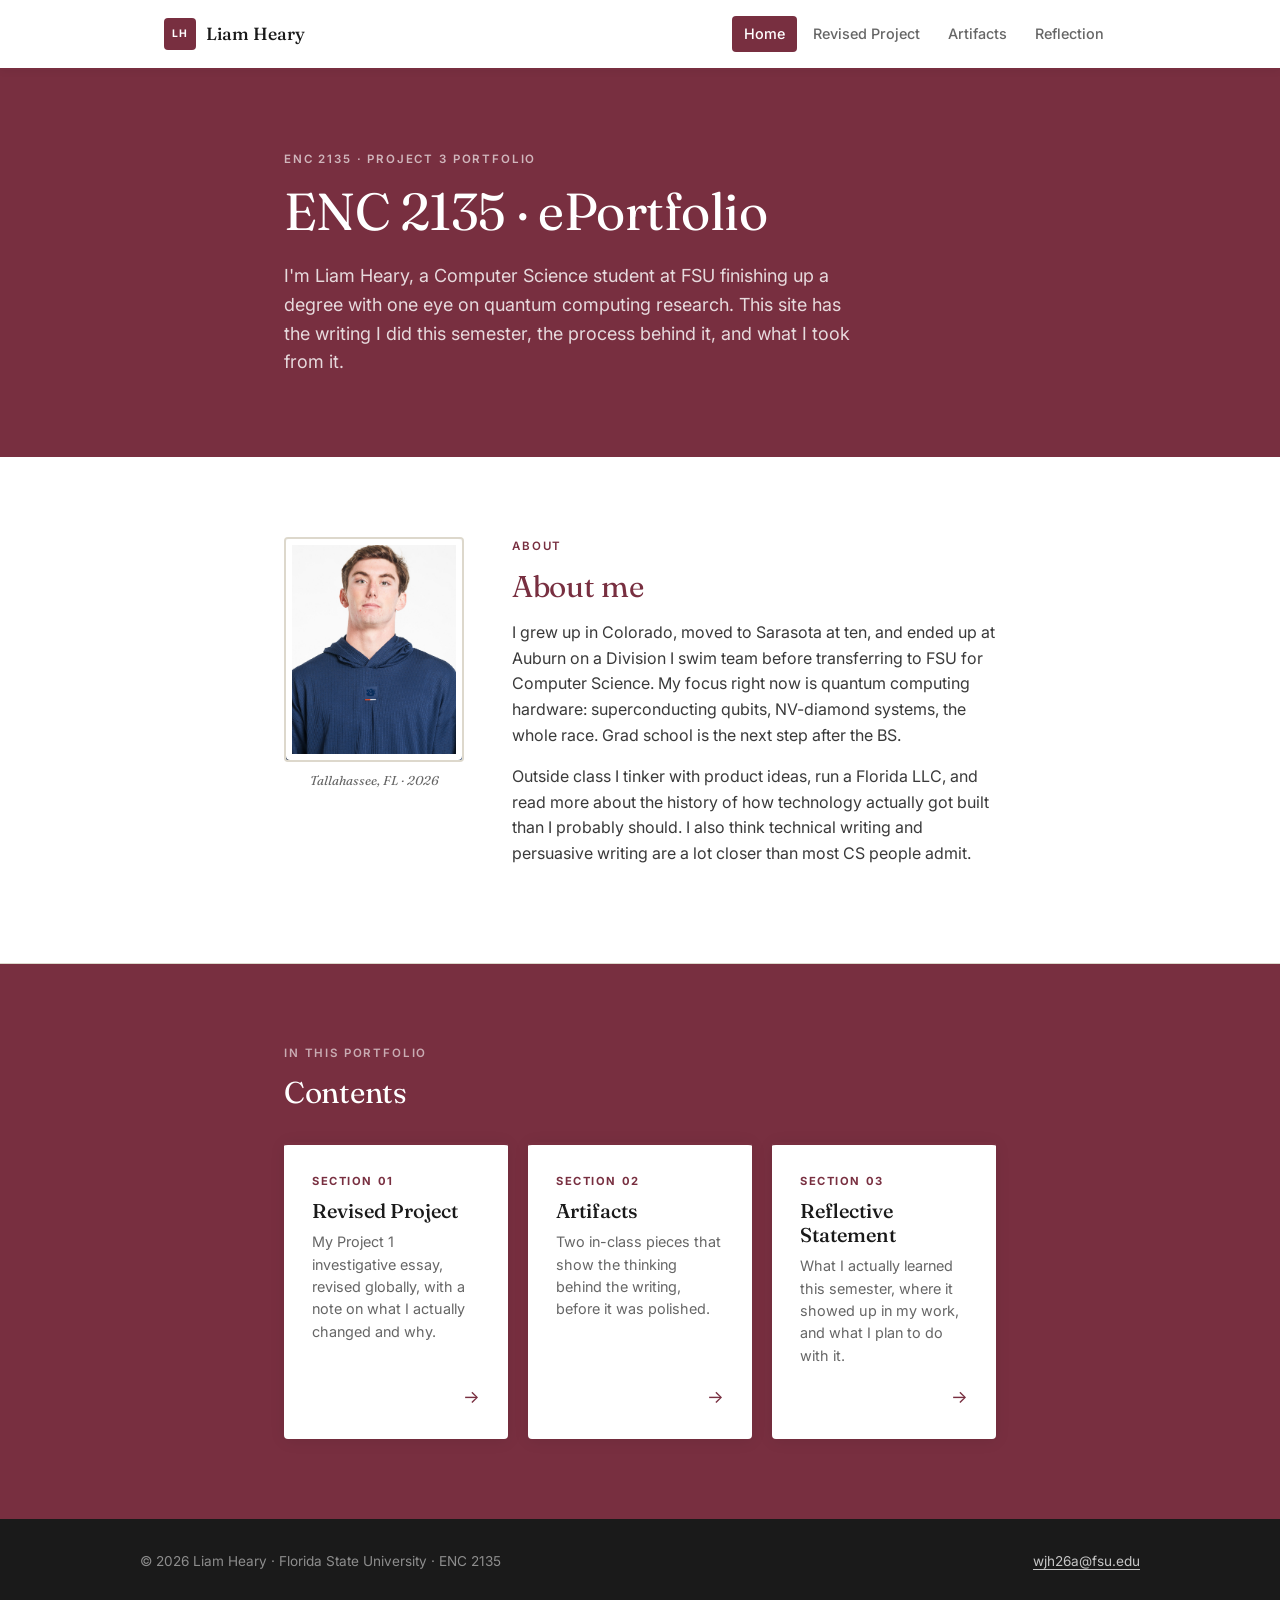
<file: index.html>
<!DOCTYPE html>
<html lang="en">
<head>
  <meta charset="UTF-8" />
  <meta name="viewport" content="width=device-width, initial-scale=1.0" />
  <title>Liam Heary — ENC 2135 Portfolio</title>
  <meta name="description" content="Writing portfolio of Liam Heary, Computer Science student at Florida State University." />
  <link rel="stylesheet" href="styles.css" />
</head>
<body>
  <a class="skip-link" href="#main">Skip to content</a>

  <header class="site-header">
    <div class="wrap-wide header-row">
      <a href="index.html" class="wordmark" aria-label="Liam Heary, home">
        <span class="wordmark-badge">LH</span>
        <span class="wordmark-name">Liam Heary</span>
      </a>
      <nav class="site-nav" aria-label="Primary">
        <a href="index.html" class="is-active" aria-current="page">Home</a>
        <a href="project.html">Revised Project</a>
        <a href="artifacts.html">Artifacts</a>
        <a href="reflection.html">Reflection</a>
      </nav>
    </div>
  </header>

  <main id="main">

    <div class="hero-banner">
      <div class="wrap">
        <p class="eyebrow">ENC 2135 · Project 3 Portfolio</p>
        <h1>ENC 2135 · ePortfolio</h1>
        <p class="hero-lede">
          I'm Liam Heary, a Computer Science student at FSU finishing up a degree
          with one eye on quantum computing research. This site has the writing I
          did this semester, the process behind it, and what I took from it.
        </p>
      </div>
    </div>

    <div class="about-section">
      <div class="wrap">
        <div class="about-grid">
          <figure class="portrait">
            <div class="portrait-frame">
              <img src="photo.jpg" alt="Liam Heary" onerror="this.parentElement.innerHTML='<span class=\'portrait-placeholder\'>Photo coming soon</span>'" />
            </div>
            <figcaption>Tallahassee, FL · 2026</figcaption>
          </figure>
          <div class="about-body">
            <p class="eyebrow">About</p>
            <h2>About me</h2>
            <p>
              I grew up in Colorado, moved to Sarasota at ten, and ended up at
              Auburn on a Division I swim team before transferring to FSU for
              Computer Science. My focus right now is quantum computing hardware:
              superconducting qubits, NV-diamond systems, the whole race. Grad
              school is the next step after the BS.
            </p>
            <p>
              Outside class I tinker with product ideas, run a Florida LLC, and
              read more about the history of how technology actually got built
              than I probably should. I also think technical writing and
              persuasive writing are a lot closer than most CS people admit.
            </p>
          </div>
        </div>
      </div>
    </div>

    <div class="contents-section">
      <div class="wrap">
        <p class="eyebrow">In this portfolio</p>
        <h2>Contents</h2>
        <div class="cards-grid">
          <a href="project.html" class="card">
            <span class="card-num">Section 01</span>
            <span class="card-title">Revised Project</span>
            <p class="card-desc">My Project 1 investigative essay, revised globally, with a note on what I actually changed and why.</p>
            <span class="card-arrow">→</span>
          </a>
          <a href="artifacts.html" class="card">
            <span class="card-num">Section 02</span>
            <span class="card-title">Artifacts</span>
            <p class="card-desc">Two in-class pieces that show the thinking behind the writing, before it was polished.</p>
            <span class="card-arrow">→</span>
          </a>
          <a href="reflection.html" class="card">
            <span class="card-num">Section 03</span>
            <span class="card-title">Reflective Statement</span>
            <p class="card-desc">What I actually learned this semester, where it showed up in my work, and what I plan to do with it.</p>
            <span class="card-arrow">→</span>
          </a>
        </div>
      </div>
    </div>

  </main>

  <footer class="site-footer">
    <div class="footer-row">
      <p>© 2026 Liam Heary · Florida State University · ENC 2135</p>
      <p><a href="mailto:wjh26a@fsu.edu">wjh26a@fsu.edu</a></p>
    </div>
  </footer>
</body>
</html>
</file>
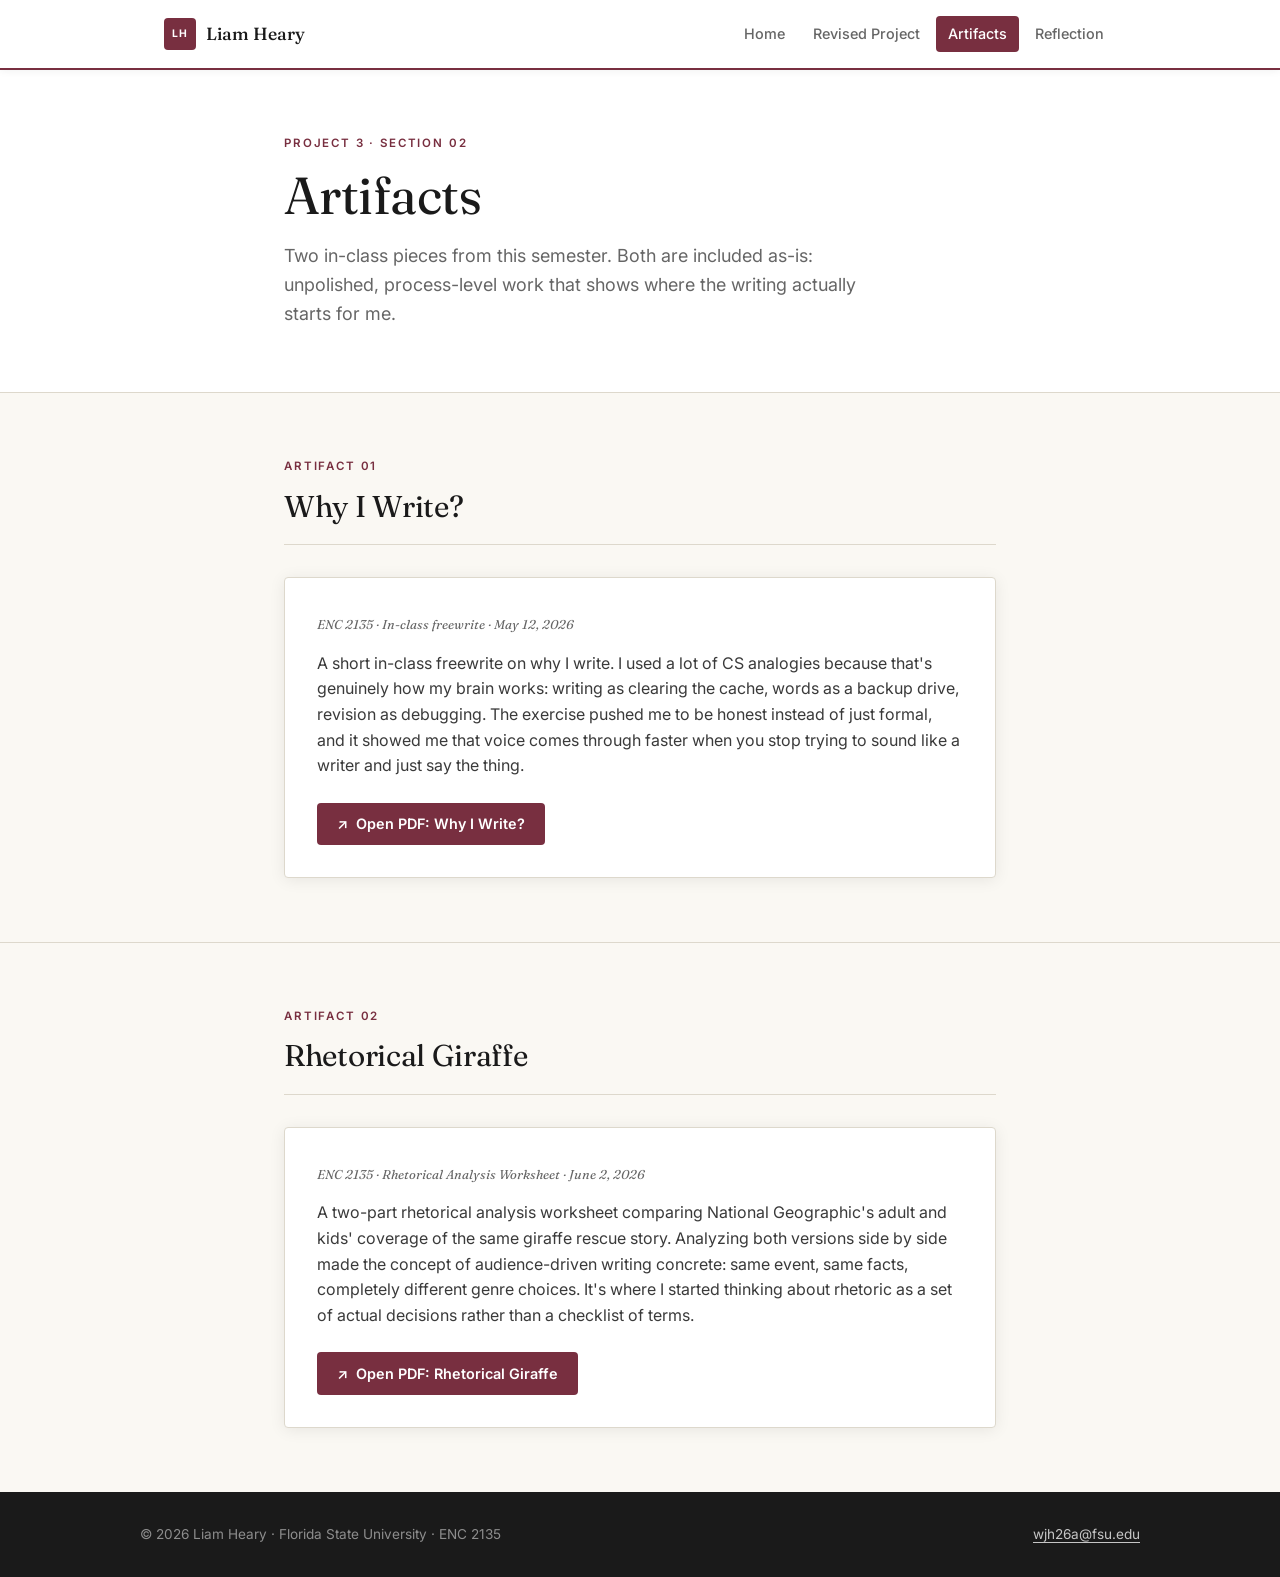
<file: artifacts.html>
<!DOCTYPE html>
<html lang="en">
<head>
  <meta charset="UTF-8" />
  <meta name="viewport" content="width=device-width, initial-scale=1.0" />
  <title>Artifacts — Liam Heary</title>
  <meta name="description" content="Drafts, notes, and in-class work showing how the writing got made." />
  <link rel="stylesheet" href="styles.css" />
</head>
<body>
  <a class="skip-link" href="#main">Skip to content</a>

  <header class="site-header">
    <div class="wrap-wide header-row">
      <a href="index.html" class="wordmark" aria-label="Liam Heary, home">
        <span class="wordmark-badge">LH</span>
        <span class="wordmark-name">Liam Heary</span>
      </a>
      <nav class="site-nav" aria-label="Primary">
        <a href="index.html">Home</a>
        <a href="project.html">Revised Project</a>
        <a href="artifacts.html" class="is-active" aria-current="page">Artifacts</a>
        <a href="reflection.html">Reflection</a>
      </nav>
    </div>
  </header>

  <main id="main">

    <div class="hero-inner">
      <div class="wrap">
        <p class="eyebrow">Project 3 · Section 02</p>
        <h1>Artifacts</h1>
        <p class="hero-lede">
          Two in-class pieces from this semester. Both are included as-is:
          unpolished, process-level work that shows where the writing actually
          starts for me.
        </p>
      </div>
    </div>

    <div class="page-section">
      <div class="wrap">
        <div class="section-header">
          <div>
            <p class="eyebrow">Artifact 01</p>
            <h2>Why I Write?</h2>
          </div>
        </div>
        <div class="artifact-card">
          <p class="artifact-meta">ENC 2135 · In-class freewrite · May 12, 2026</p>
          <div class="artifact-body">
            <p>A short in-class freewrite on why I write. I used a lot of CS analogies because that's genuinely how my brain works: writing as clearing the cache, words as a backup drive, revision as debugging. The exercise pushed me to be honest instead of just formal, and it showed me that voice comes through faster when you stop trying to sound like a writer and just say the thing.</p>
          </div>
          <a
            class="btn-pdf"
            href="docs/why-i-write.pdf"
            target="_blank"
            rel="noopener"
            aria-label="Open Why I Write PDF in a new tab"
          >Open PDF: Why I Write?</a>
        </div>
      </div>
    </div>

    <div class="page-section">
      <div class="wrap">
        <div class="section-header">
          <div>
            <p class="eyebrow">Artifact 02</p>
            <h2>Rhetorical Giraffe</h2>
          </div>
        </div>
        <div class="artifact-card">
          <p class="artifact-meta">ENC 2135 · Rhetorical Analysis Worksheet · June 2, 2026</p>
          <div class="artifact-body">
            <p>A two-part rhetorical analysis worksheet comparing National Geographic's adult and kids' coverage of the same giraffe rescue story. Analyzing both versions side by side made the concept of audience-driven writing concrete: same event, same facts, completely different genre choices. It's where I started thinking about rhetoric as a set of actual decisions rather than a checklist of terms.</p>
          </div>
          <a
            class="btn-pdf"
            href="docs/rhetorical-giraffe.pdf"
            target="_blank"
            rel="noopener"
            aria-label="Open Rhetorical Giraffe PDF in a new tab"
          >Open PDF: Rhetorical Giraffe</a>
        </div>
      </div>
    </div>

  </main>

  <footer class="site-footer">
    <div class="footer-row">
      <p>© 2026 Liam Heary · Florida State University · ENC 2135</p>
      <p><a href="mailto:wjh26a@fsu.edu">wjh26a@fsu.edu</a></p>
    </div>
  </footer>
</body>
</html>
</file>
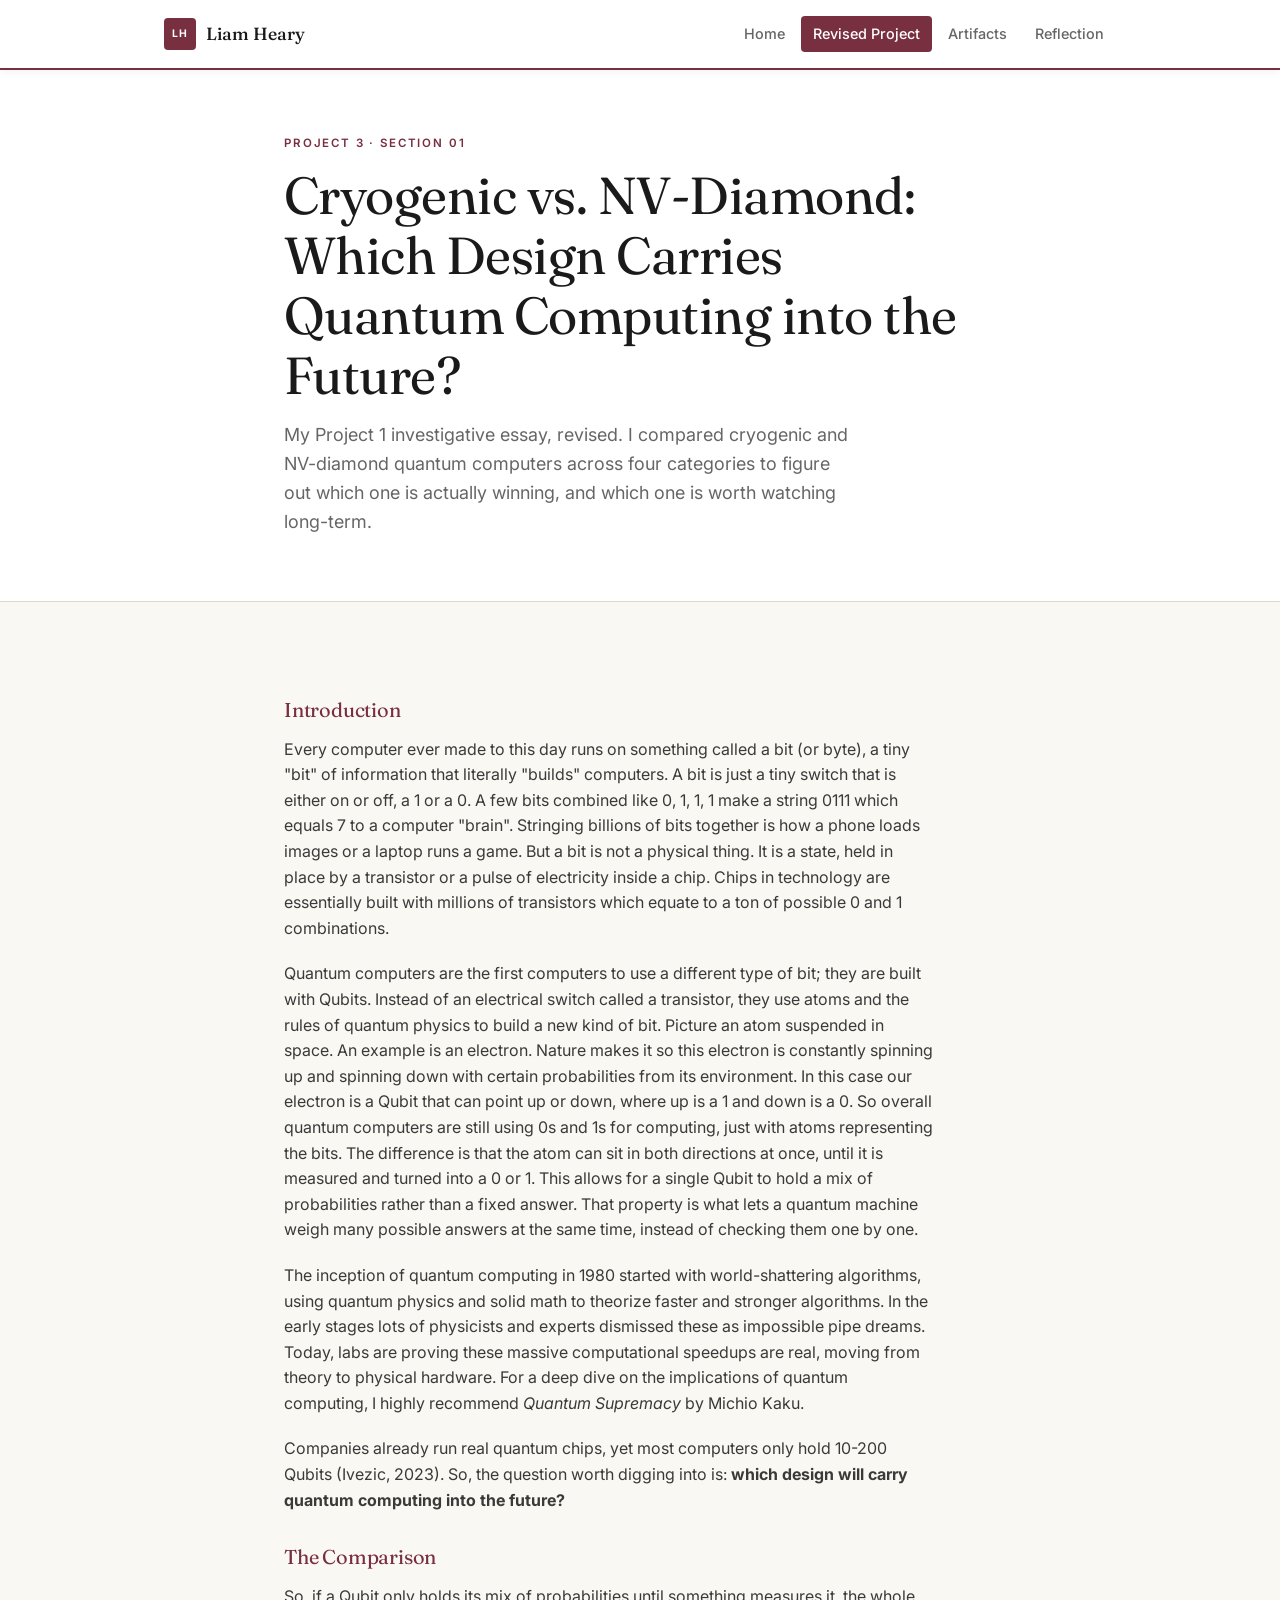
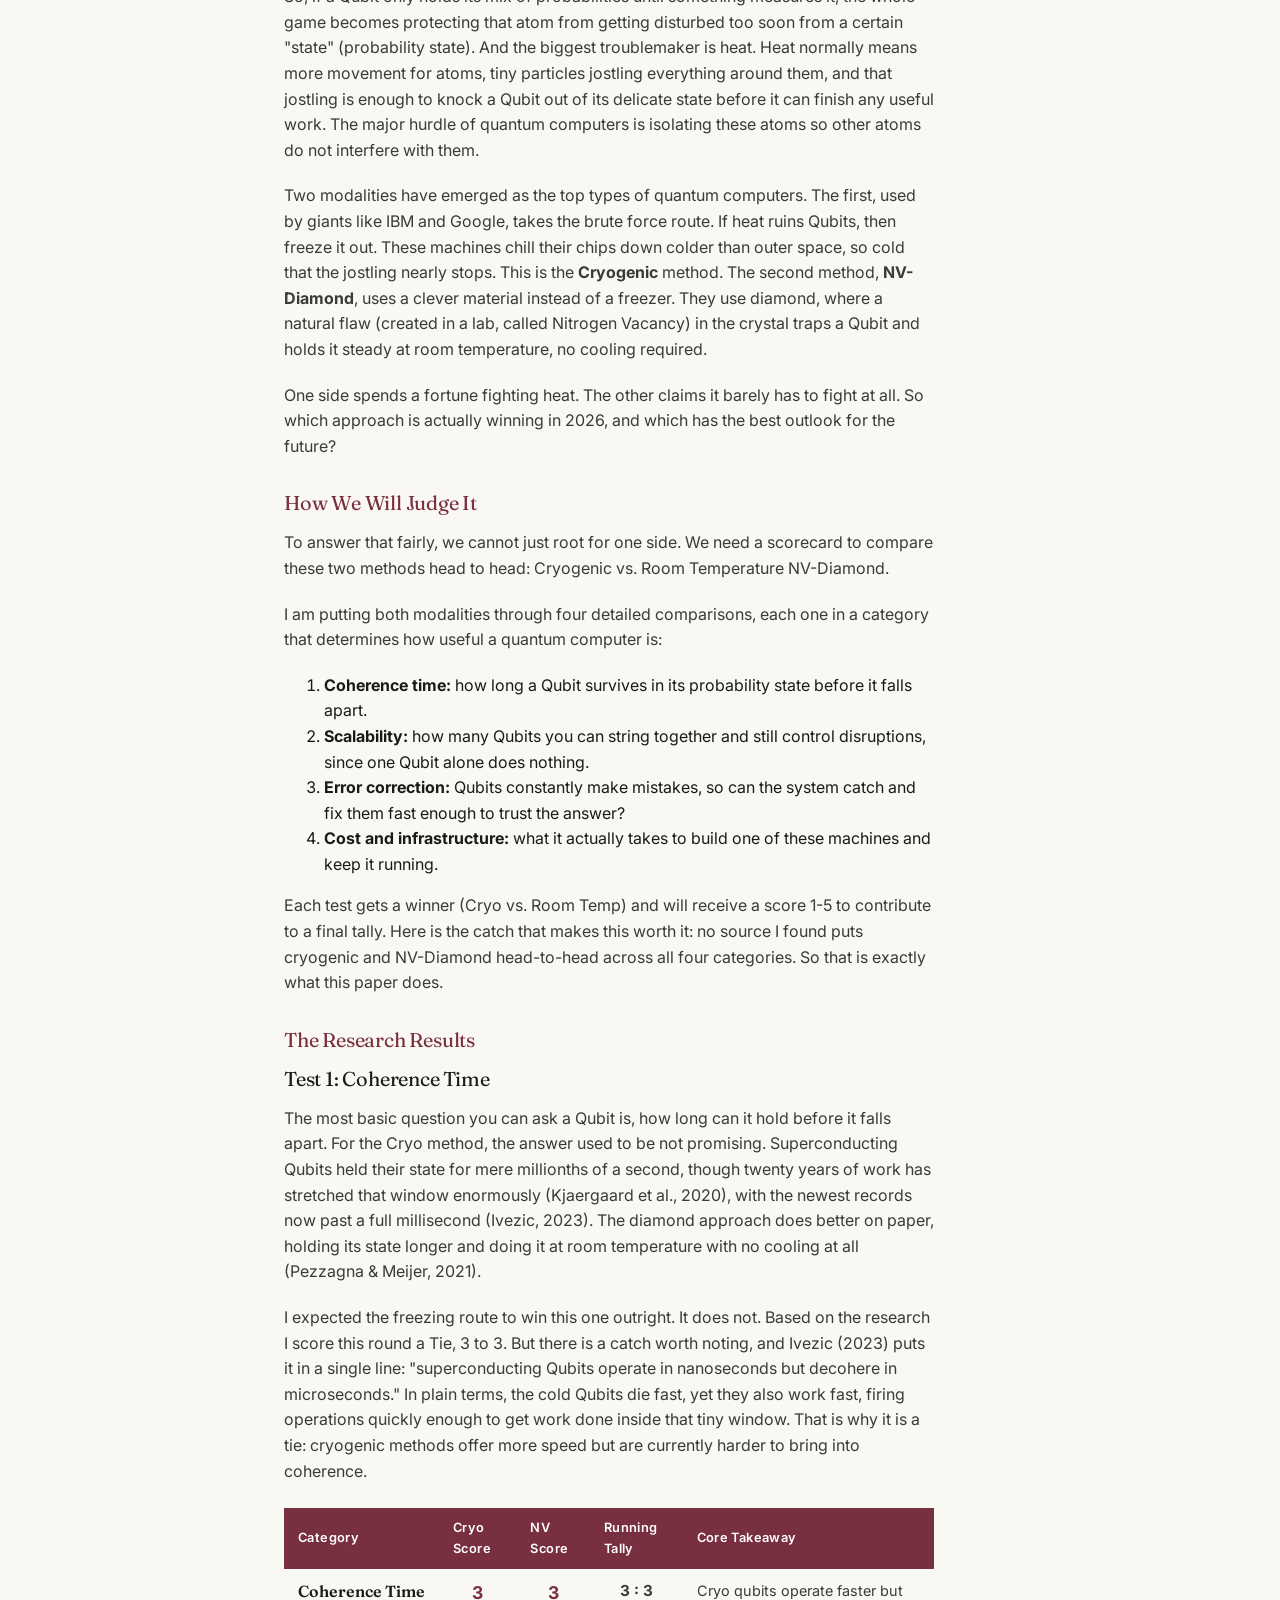
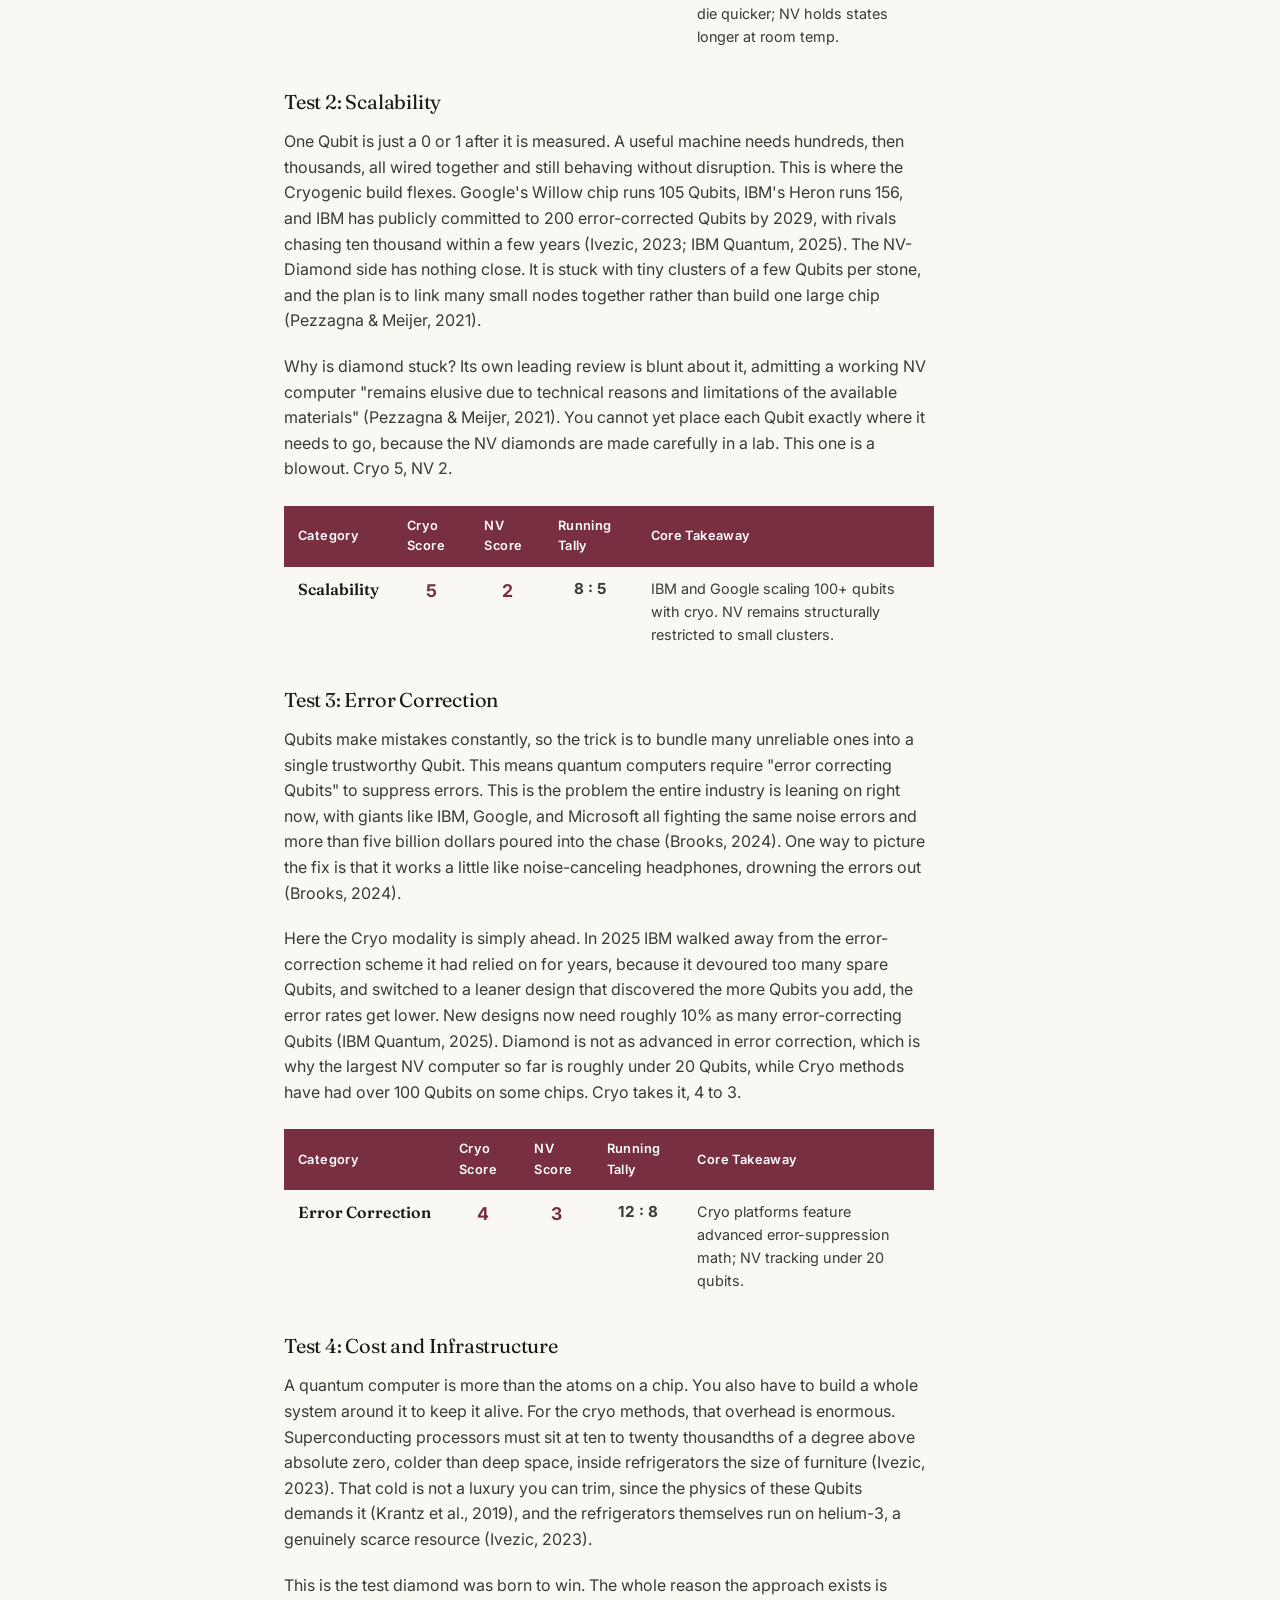
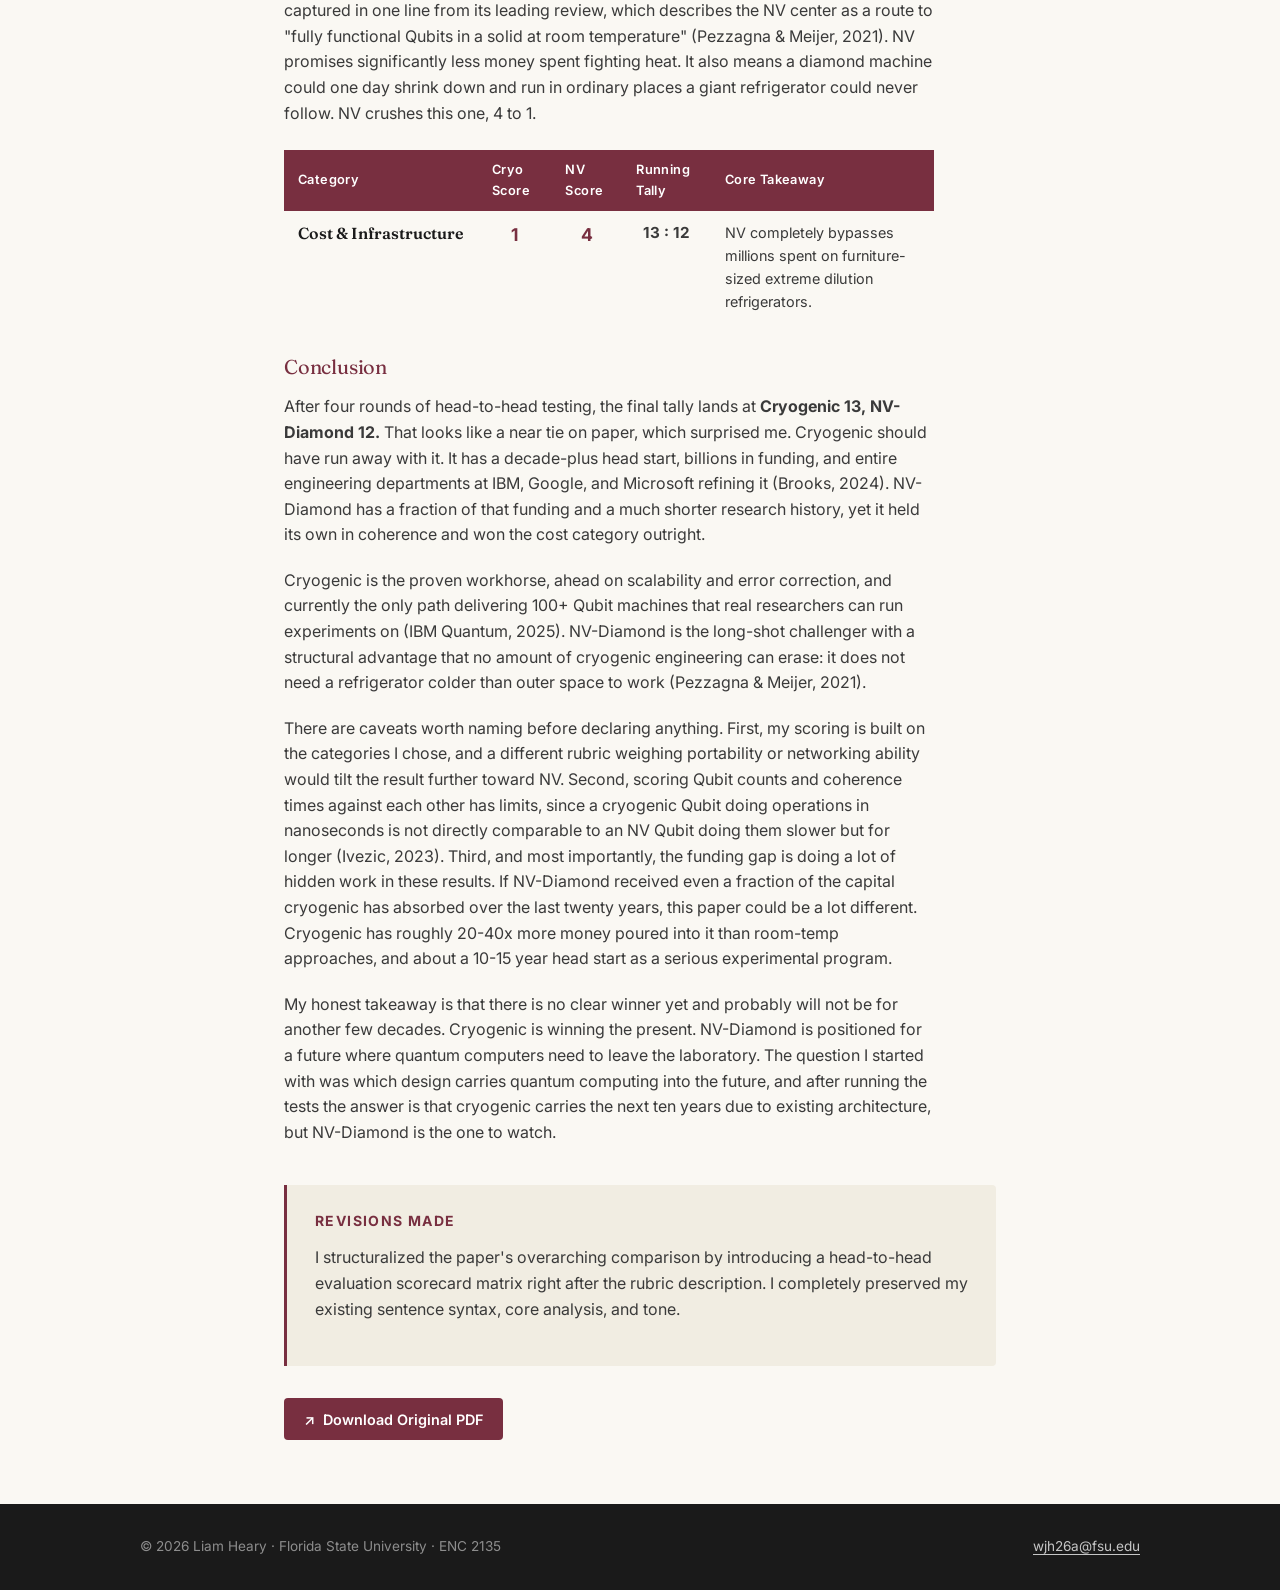
<file: project.html>
<!DOCTYPE html>
<html lang="en">
<head>
  <meta charset="UTF-8" />
  <meta name="viewport" content="width=device-width, initial-scale=1.0" />
  <title>Revised Project — Liam Heary</title>
  <meta name="description" content="Investigative Essay: Cryogenic vs. NV-Diamond quantum computing." />
  <link rel="stylesheet" href="styles.css" />
</head>
<body>
  <a class="skip-link" href="#main">Skip to content</a>

  <header class="site-header">
    <div class="wrap-wide header-row">
      <a href="index.html" class="wordmark" aria-label="Liam Heary, home">
        <span class="wordmark-badge">LH</span>
        <span class="wordmark-name">Liam Heary</span>
      </a>
      <nav class="site-nav" aria-label="Primary">
        <a href="index.html">Home</a>
        <a href="project.html" class="is-active" aria-current="page">Revised Project</a>
        <a href="artifacts.html">Artifacts</a>
        <a href="reflection.html">Reflection</a>
      </nav>
    </div>
  </header>

  <main id="main">

    <div class="hero-inner">
      <div class="wrap">
        <p class="eyebrow">Project 3 · Section 01</p>
        <h1>Cryogenic vs. NV-Diamond: Which Design Carries Quantum Computing into the Future?</h1>
        <p class="hero-lede">
          My Project 1 investigative essay, revised. I compared cryogenic and
          NV-diamond quantum computers across four categories to figure out which
          one is actually winning, and which one is worth watching long-term.
        </p>
      </div>
    </div>

    <div class="page-section">
      <div class="wrap">
        <div class="prose">

          <h2>Introduction</h2>

          <p>Every computer ever made to this day runs on something called a bit (or byte), a tiny "bit" of information that literally "builds" computers. A bit is just a tiny switch that is either on or off, a 1 or a 0. A few bits combined like 0, 1, 1, 1 make a string 0111 which equals 7 to a computer "brain". Stringing billions of bits together is how a phone loads images or a laptop runs a game. But a bit is not a physical thing. It is a state, held in place by a transistor or a pulse of electricity inside a chip. Chips in technology are essentially built with millions of transistors which equate to a ton of possible 0 and 1 combinations.</p>

          <p>Quantum computers are the first computers to use a different type of bit; they are built with Qubits. Instead of an electrical switch called a transistor, they use atoms and the rules of quantum physics to build a new kind of bit. Picture an atom suspended in space. An example is an electron. Nature makes it so this electron is constantly spinning up and spinning down with certain probabilities from its environment. In this case our electron is a Qubit that can point up or down, where up is a 1 and down is a 0. So overall quantum computers are still using 0s and 1s for computing, just with atoms representing the bits. The difference is that the atom can sit in both directions at once, until it is measured and turned into a 0 or 1. This allows for a single Qubit to hold a mix of probabilities rather than a fixed answer. That property is what lets a quantum machine weigh many possible answers at the same time, instead of checking them one by one.</p>

          <p>The inception of quantum computing in 1980 started with world-shattering algorithms, using quantum physics and solid math to theorize faster and stronger algorithms. In the early stages lots of physicists and experts dismissed these as impossible pipe dreams. Today, labs are proving these massive computational speedups are real, moving from theory to physical hardware. For a deep dive on the implications of quantum computing, I highly recommend <em>Quantum Supremacy</em> by Michio Kaku.</p>

          <p>Companies already run real quantum chips, yet most computers only hold 10-200 Qubits (Ivezic, 2023). So, the question worth digging into is: <strong>which design will carry quantum computing into the future?</strong></p>

          <h2>The Comparison</h2>

          <p>So, if a Qubit only holds its mix of probabilities until something measures it, the whole game becomes protecting that atom from getting disturbed too soon from a certain "state" (probability state). And the biggest troublemaker is heat. Heat normally means more movement for atoms, tiny particles jostling everything around them, and that jostling is enough to knock a Qubit out of its delicate state before it can finish any useful work. The major hurdle of quantum computers is isolating these atoms so other atoms do not interfere with them.</p>

          <p>Two modalities have emerged as the top types of quantum computers. The first, used by giants like IBM and Google, takes the brute force route. If heat ruins Qubits, then freeze it out. These machines chill their chips down colder than outer space, so cold that the jostling nearly stops. This is the <strong>Cryogenic</strong> method. The second method, <strong>NV-Diamond</strong>, uses a clever material instead of a freezer. They use diamond, where a natural flaw (created in a lab, called Nitrogen Vacancy) in the crystal traps a Qubit and holds it steady at room temperature, no cooling required.</p>

          <p>One side spends a fortune fighting heat. The other claims it barely has to fight at all. So which approach is actually winning in 2026, and which has the best outlook for the future?</p>

          <h2>How We Will Judge It</h2>

          <p>To answer that fairly, we cannot just root for one side. We need a scorecard to compare these two methods head to head: Cryogenic vs. Room Temperature NV-Diamond.</p>

          <p>I am putting both modalities through four detailed comparisons, each one in a category that determines how useful a quantum computer is:</p>

          <ol>
            <li><strong>Coherence time:</strong> how long a Qubit survives in its probability state before it falls apart.</li>
            <li><strong>Scalability:</strong> how many Qubits you can string together and still control disruptions, since one Qubit alone does nothing.</li>
            <li><strong>Error correction:</strong> Qubits constantly make mistakes, so can the system catch and fix them fast enough to trust the answer?</li>
            <li><strong>Cost and infrastructure:</strong> what it actually takes to build one of these machines and keep it running.</li>
          </ol>

          <p>Each test gets a winner (Cryo vs. Room Temp) and will receive a score 1-5 to contribute to a final tally. Here is the catch that makes this worth it: no source I found puts cryogenic and NV-Diamond head-to-head across all four categories. So that is exactly what this paper does.</p>

          <h2>The Research Results</h2>

          <h3>Test 1: Coherence Time</h3>

          <p>The most basic question you can ask a Qubit is, how long can it hold before it falls apart. For the Cryo method, the answer used to be not promising. Superconducting Qubits held their state for mere millionths of a second, though twenty years of work has stretched that window enormously (Kjaergaard et al., 2020), with the newest records now past a full millisecond (Ivezic, 2023). The diamond approach does better on paper, holding its state longer and doing it at room temperature with no cooling at all (Pezzagna &amp; Meijer, 2021).</p>

          <p>I expected the freezing route to win this one outright. It does not. Based on the research I score this round a Tie, 3 to 3. But there is a catch worth noting, and Ivezic (2023) puts it in a single line: "superconducting Qubits operate in nanoseconds but decohere in microseconds." In plain terms, the cold Qubits die fast, yet they also work fast, firing operations quickly enough to get work done inside that tiny window. That is why it is a tie: cryogenic methods offer more speed but are currently harder to bring into coherence.</p>

          <table class="score-table">
            <thead>
              <tr>
                <th>Category</th>
                <th>Cryo Score</th>
                <th>NV Score</th>
                <th>Running Tally</th>
                <th>Core Takeaway</th>
              </tr>
            </thead>
            <tbody>
              <tr>
                <td>Coherence Time</td>
                <td class="score">3</td>
                <td class="score">3</td>
                <td class="tally">3 : 3</td>
                <td>Cryo qubits operate faster but die quicker; NV holds states longer at room temp.</td>
              </tr>
            </tbody>
          </table>

          <h3>Test 2: Scalability</h3>

          <p>One Qubit is just a 0 or 1 after it is measured. A useful machine needs hundreds, then thousands, all wired together and still behaving without disruption. This is where the Cryogenic build flexes. Google's Willow chip runs 105 Qubits, IBM's Heron runs 156, and IBM has publicly committed to 200 error-corrected Qubits by 2029, with rivals chasing ten thousand within a few years (Ivezic, 2023; IBM Quantum, 2025). The NV-Diamond side has nothing close. It is stuck with tiny clusters of a few Qubits per stone, and the plan is to link many small nodes together rather than build one large chip (Pezzagna &amp; Meijer, 2021).</p>

          <p>Why is diamond stuck? Its own leading review is blunt about it, admitting a working NV computer "remains elusive due to technical reasons and limitations of the available materials" (Pezzagna &amp; Meijer, 2021). You cannot yet place each Qubit exactly where it needs to go, because the NV diamonds are made carefully in a lab. This one is a blowout. Cryo 5, NV 2.</p>

          <table class="score-table">
            <thead>
              <tr>
                <th>Category</th>
                <th>Cryo Score</th>
                <th>NV Score</th>
                <th>Running Tally</th>
                <th>Core Takeaway</th>
              </tr>
            </thead>
            <tbody>
              <tr>
                <td>Scalability</td>
                <td class="score">5</td>
                <td class="score">2</td>
                <td class="tally">8 : 5</td>
                <td>IBM and Google scaling 100+ qubits with cryo. NV remains structurally restricted to small clusters.</td>
              </tr>
            </tbody>
          </table>

          <h3>Test 3: Error Correction</h3>

          <p>Qubits make mistakes constantly, so the trick is to bundle many unreliable ones into a single trustworthy Qubit. This means quantum computers require "error correcting Qubits" to suppress errors. This is the problem the entire industry is leaning on right now, with giants like IBM, Google, and Microsoft all fighting the same noise errors and more than five billion dollars poured into the chase (Brooks, 2024). One way to picture the fix is that it works a little like noise-canceling headphones, drowning the errors out (Brooks, 2024).</p>

          <p>Here the Cryo modality is simply ahead. In 2025 IBM walked away from the error-correction scheme it had relied on for years, because it devoured too many spare Qubits, and switched to a leaner design that discovered the more Qubits you add, the error rates get lower. New designs now need roughly 10% as many error-correcting Qubits (IBM Quantum, 2025). Diamond is not as advanced in error correction, which is why the largest NV computer so far is roughly under 20 Qubits, while Cryo methods have had over 100 Qubits on some chips. Cryo takes it, 4 to 3.</p>

          <table class="score-table">
            <thead>
              <tr>
                <th>Category</th>
                <th>Cryo Score</th>
                <th>NV Score</th>
                <th>Running Tally</th>
                <th>Core Takeaway</th>
              </tr>
            </thead>
            <tbody>
              <tr>
                <td>Error Correction</td>
                <td class="score">4</td>
                <td class="score">3</td>
                <td class="tally">12 : 8</td>
                <td>Cryo platforms feature advanced error-suppression math; NV tracking under 20 qubits.</td>
              </tr>
            </tbody>
          </table>

          <h3>Test 4: Cost and Infrastructure</h3>

          <p>A quantum computer is more than the atoms on a chip. You also have to build a whole system around it to keep it alive. For the cryo methods, that overhead is enormous. Superconducting processors must sit at ten to twenty thousandths of a degree above absolute zero, colder than deep space, inside refrigerators the size of furniture (Ivezic, 2023). That cold is not a luxury you can trim, since the physics of these Qubits demands it (Krantz et al., 2019), and the refrigerators themselves run on helium-3, a genuinely scarce resource (Ivezic, 2023).</p>

          <p>This is the test diamond was born to win. The whole reason the approach exists is captured in one line from its leading review, which describes the NV center as a route to "fully functional Qubits in a solid at room temperature" (Pezzagna &amp; Meijer, 2021). NV promises significantly less money spent fighting heat. It also means a diamond machine could one day shrink down and run in ordinary places a giant refrigerator could never follow. NV crushes this one, 4 to 1.</p>

          <table class="score-table">
            <thead>
              <tr>
                <th>Category</th>
                <th>Cryo Score</th>
                <th>NV Score</th>
                <th>Running Tally</th>
                <th>Core Takeaway</th>
              </tr>
            </thead>
            <tbody>
              <tr>
                <td>Cost &amp; Infrastructure</td>
                <td class="score">1</td>
                <td class="score">4</td>
                <td class="tally">13 : 12</td>
                <td>NV completely bypasses millions spent on furniture-sized extreme dilution refrigerators.</td>
              </tr>
            </tbody>
          </table>

          <h2>Conclusion</h2>

          <p>After four rounds of head-to-head testing, the final tally lands at <strong>Cryogenic 13, NV-Diamond 12.</strong> That looks like a near tie on paper, which surprised me. Cryogenic should have run away with it. It has a decade-plus head start, billions in funding, and entire engineering departments at IBM, Google, and Microsoft refining it (Brooks, 2024). NV-Diamond has a fraction of that funding and a much shorter research history, yet it held its own in coherence and won the cost category outright.</p>

          <p>Cryogenic is the proven workhorse, ahead on scalability and error correction, and currently the only path delivering 100+ Qubit machines that real researchers can run experiments on (IBM Quantum, 2025). NV-Diamond is the long-shot challenger with a structural advantage that no amount of cryogenic engineering can erase: it does not need a refrigerator colder than outer space to work (Pezzagna &amp; Meijer, 2021).</p>

          <p>There are caveats worth naming before declaring anything. First, my scoring is built on the categories I chose, and a different rubric weighing portability or networking ability would tilt the result further toward NV. Second, scoring Qubit counts and coherence times against each other has limits, since a cryogenic Qubit doing operations in nanoseconds is not directly comparable to an NV Qubit doing them slower but for longer (Ivezic, 2023). Third, and most importantly, the funding gap is doing a lot of hidden work in these results. If NV-Diamond received even a fraction of the capital cryogenic has absorbed over the last twenty years, this paper could be a lot different. Cryogenic has roughly 20-40x more money poured into it than room-temp approaches, and about a 10-15 year head start as a serious experimental program.</p>

          <p>My honest takeaway is that there is no clear winner yet and probably will not be for another few decades. Cryogenic is winning the present. NV-Diamond is positioned for a future where quantum computers need to leave the laboratory. The question I started with was which design carries quantum computing into the future, and after running the tests the answer is that cryogenic carries the next ten years due to existing architecture, but NV-Diamond is the one to watch.</p>

        </div>

        <div class="revisions-note">
          <h3>Revisions made</h3>
          <p>I structuralized the paper's overarching comparison by introducing a head-to-head evaluation scorecard matrix right after the rubric description. I completely preserved my existing sentence syntax, core analysis, and tone.</p>
        </div>

        <div style="margin-top: 2rem;">
          <a class="btn-pdf" href="docs/investigative-essay.pdf" target="_blank" rel="noopener" aria-label="Download original essay as PDF">Download Original PDF</a>
        </div>

      </div>
    </div>

  </main>

  <footer class="site-footer">
    <div class="footer-row">
      <p>© 2026 Liam Heary · Florida State University · ENC 2135</p>
      <p><a href="mailto:wjh26a@fsu.edu">wjh26a@fsu.edu</a></p>
    </div>
  </footer>
</body>
</html>
</file>
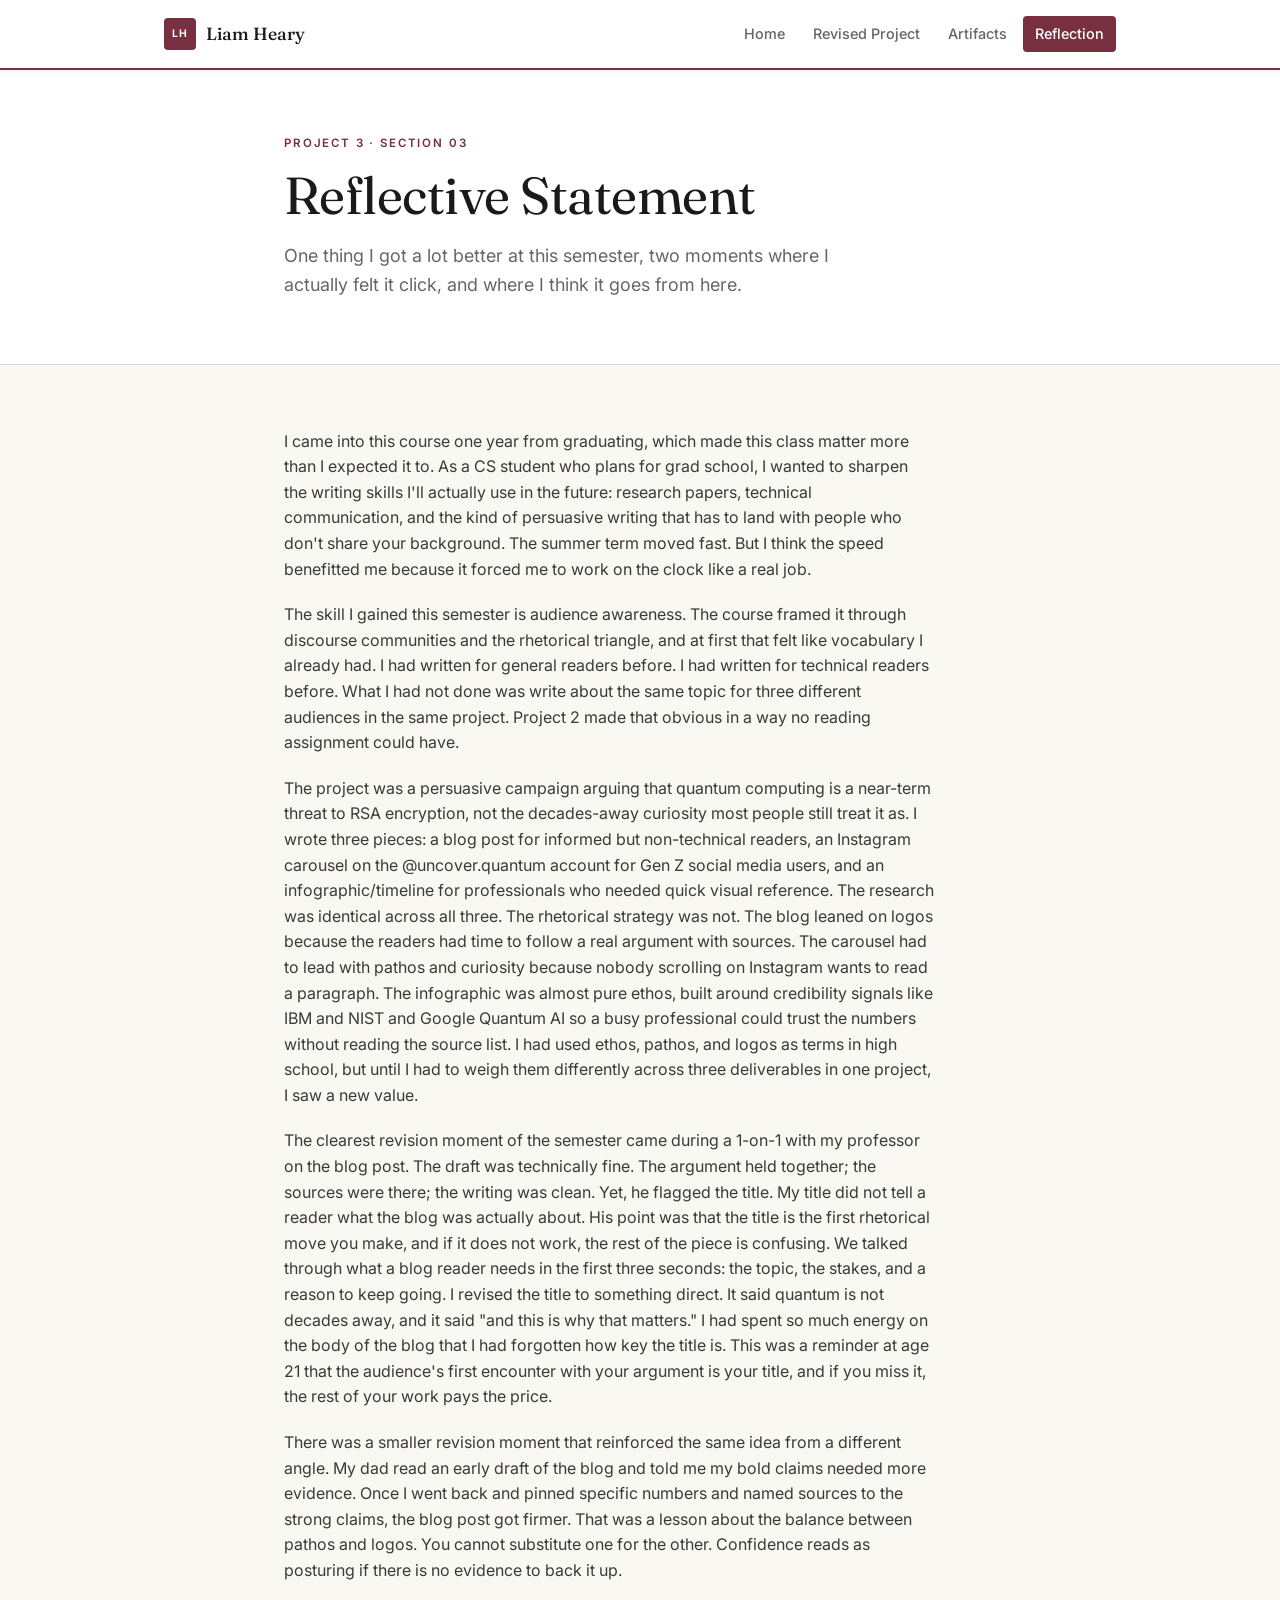
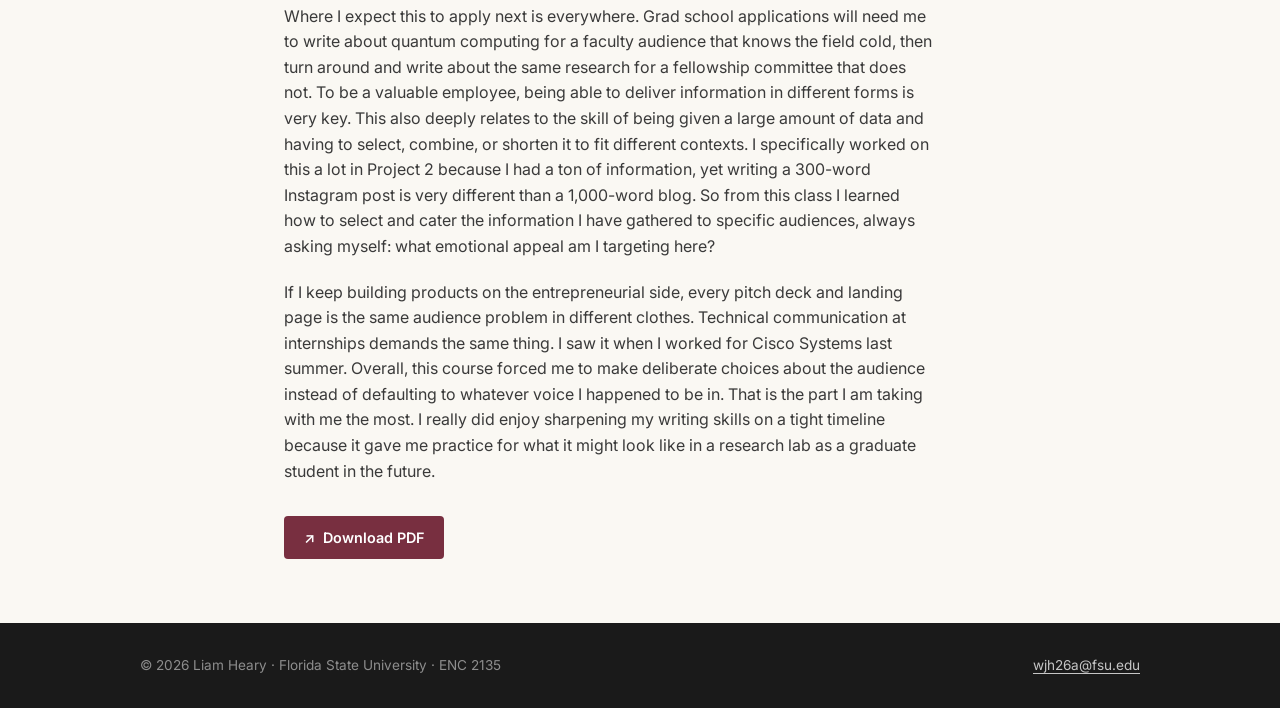
<file: reflection.html>
<!DOCTYPE html>
<html lang="en">
<head>
  <meta charset="UTF-8" />
  <meta name="viewport" content="width=device-width, initial-scale=1.0" />
  <title>Reflective Statement — Liam Heary</title>
  <meta name="description" content="A reflection on what I learned about writing this semester in ENC 2135." />
  <link rel="stylesheet" href="styles.css" />
</head>
<body>
  <a class="skip-link" href="#main">Skip to content</a>

  <header class="site-header">
    <div class="wrap-wide header-row">
      <a href="index.html" class="wordmark" aria-label="Liam Heary, home">
        <span class="wordmark-badge">LH</span>
        <span class="wordmark-name">Liam Heary</span>
      </a>
      <nav class="site-nav" aria-label="Primary">
        <a href="index.html">Home</a>
        <a href="project.html">Revised Project</a>
        <a href="artifacts.html">Artifacts</a>
        <a href="reflection.html" class="is-active" aria-current="page">Reflection</a>
      </nav>
    </div>
  </header>

  <main id="main">

    <div class="hero-inner">
      <div class="wrap">
        <p class="eyebrow">Project 3 · Section 03</p>
        <h1>Reflective Statement</h1>
        <p class="hero-lede">
          One thing I got a lot better at this semester, two moments where I
          actually felt it click, and where I think it goes from here.
        </p>
      </div>
    </div>

    <div class="page-section">
      <div class="wrap">
        <div class="prose">

          <p>I came into this course one year from graduating, which made this class matter more than I expected it to. As a CS student who plans for grad school, I wanted to sharpen the writing skills I'll actually use in the future: research papers, technical communication, and the kind of persuasive writing that has to land with people who don't share your background. The summer term moved fast. But I think the speed benefitted me because it forced me to work on the clock like a real job.</p>

          <p>The skill I gained this semester is audience awareness. The course framed it through discourse communities and the rhetorical triangle, and at first that felt like vocabulary I already had. I had written for general readers before. I had written for technical readers before. What I had not done was write about the same topic for three different audiences in the same project. Project 2 made that obvious in a way no reading assignment could have.</p>

          <p>The project was a persuasive campaign arguing that quantum computing is a near-term threat to RSA encryption, not the decades-away curiosity most people still treat it as. I wrote three pieces: a blog post for informed but non-technical readers, an Instagram carousel on the @uncover.quantum account for Gen Z social media users, and an infographic/timeline for professionals who needed quick visual reference. The research was identical across all three. The rhetorical strategy was not. The blog leaned on logos because the readers had time to follow a real argument with sources. The carousel had to lead with pathos and curiosity because nobody scrolling on Instagram wants to read a paragraph. The infographic was almost pure ethos, built around credibility signals like IBM and NIST and Google Quantum AI so a busy professional could trust the numbers without reading the source list. I had used ethos, pathos, and logos as terms in high school, but until I had to weigh them differently across three deliverables in one project, I saw a new value.</p>

          <p>The clearest revision moment of the semester came during a 1-on-1 with my professor on the blog post. The draft was technically fine. The argument held together; the sources were there; the writing was clean. Yet, he flagged the title. My title did not tell a reader what the blog was actually about. His point was that the title is the first rhetorical move you make, and if it does not work, the rest of the piece is confusing. We talked through what a blog reader needs in the first three seconds: the topic, the stakes, and a reason to keep going. I revised the title to something direct. It said quantum is not decades away, and it said "and this is why that matters." I had spent so much energy on the body of the blog that I had forgotten how key the title is. This was a reminder at age 21 that the audience's first encounter with your argument is your title, and if you miss it, the rest of your work pays the price.</p>

          <p>There was a smaller revision moment that reinforced the same idea from a different angle. My dad read an early draft of the blog and told me my bold claims needed more evidence. Once I went back and pinned specific numbers and named sources to the strong claims, the blog post got firmer. That was a lesson about the balance between pathos and logos. You cannot substitute one for the other. Confidence reads as posturing if there is no evidence to back it up.</p>

          <p>Where I expect this to apply next is everywhere. Grad school applications will need me to write about quantum computing for a faculty audience that knows the field cold, then turn around and write about the same research for a fellowship committee that does not. To be a valuable employee, being able to deliver information in different forms is very key. This also deeply relates to the skill of being given a large amount of data and having to select, combine, or shorten it to fit different contexts. I specifically worked on this a lot in Project 2 because I had a ton of information, yet writing a 300-word Instagram post is very different than a 1,000-word blog. So from this class I learned how to select and cater the information I have gathered to specific audiences, always asking myself: what emotional appeal am I targeting here?</p>

          <p>If I keep building products on the entrepreneurial side, every pitch deck and landing page is the same audience problem in different clothes. Technical communication at internships demands the same thing. I saw it when I worked for Cisco Systems last summer. Overall, this course forced me to make deliberate choices about the audience instead of defaulting to whatever voice I happened to be in. That is the part I am taking with me the most. I really did enjoy sharpening my writing skills on a tight timeline because it gave me practice for what it might look like in a research lab as a graduate student in the future.</p>

        </div>

        <div style="margin-top: 2rem;">
          <a class="btn-pdf" href="docs/reflective-statement.pdf" target="_blank" rel="noopener" aria-label="Download reflective statement as PDF">Download PDF</a>
        </div>

      </div>
    </div>

  </main>

  <footer class="site-footer">
    <div class="footer-row">
      <p>© 2026 Liam Heary · Florida State University · ENC 2135</p>
      <p><a href="mailto:wjh26a@fsu.edu">wjh26a@fsu.edu</a></p>
    </div>
  </footer>
</body>
</html>
</file>
<file: styles.css>
/* ============================================
   Liam Heary — Portfolio
   Design tokens
   ============================================ */

@import url('https://fonts.googleapis.com/css2?family=Fraunces:opsz,wght@9..144,300;9..144,400;9..144,500&family=Inter:wght@400;500;600&display=swap');

:root {
  --garnet: #782f40;
  --garnet-dark: #5a2030;
  --garnet-light: #9e3f54;
  --gold: #cfa42d;
  --paper: #faf8f3;
  --paper-warm: #f1ede2;
  --ink: #1a1a1a;
  --ink-soft: #3a3a3a;
  --slate: #666;
  --rule: #ddd8cc;
  --white: #ffffff;

  --font-display: "Fraunces", Georgia, "Times New Roman", serif;
  --font-body: "Inter", -apple-system, BlinkMacSystemFont, "Segoe UI", sans-serif;

  --max-w: 760px;
  --wide-w: 1000px;

  --radius: 4px;
  --shadow: 0 2px 16px rgba(0,0,0,0.08);
  --shadow-hover: 0 6px 32px rgba(0,0,0,0.14);
}

/* ============================================
   Reset & base
   ============================================ */

*, *::before, *::after { box-sizing: border-box; }

html {
  -webkit-text-size-adjust: 100%;
  scroll-behavior: smooth;
}

body {
  margin: 0;
  background: var(--paper);
  color: var(--ink);
  font-family: var(--font-body);
  font-size: 1rem;
  line-height: 1.6;
  -webkit-font-smoothing: antialiased;
}

img { max-width: 100%; display: block; }

a {
  color: var(--garnet);
  text-decoration: underline;
  text-decoration-thickness: 1px;
  text-underline-offset: 3px;
  transition: color 0.15s ease;
}

a:hover { color: var(--garnet-dark); }

a:focus-visible {
  outline: 2px solid var(--garnet);
  outline-offset: 3px;
  border-radius: 2px;
}

.skip-link {
  position: absolute;
  left: -9999px;
  top: 0;
  background: var(--ink);
  color: var(--paper);
  padding: 0.75rem 1rem;
  z-index: 100;
}
.skip-link:focus { left: 1rem; top: 1rem; }

.sr-only {
  position: absolute;
  width: 1px;
  height: 1px;
  padding: 0;
  margin: -1px;
  overflow: hidden;
  clip: rect(0,0,0,0);
  white-space: nowrap;
  border: 0;
}

.wrap {
  width: 100%;
  max-width: var(--max-w);
  margin: 0 auto;
  padding: 0 1.5rem;
}

.wrap-wide {
  width: 100%;
  max-width: var(--wide-w);
  margin: 0 auto;
  padding: 0 1.5rem;
}

/* ============================================
   Typography
   ============================================ */

h1, h2, h3 {
  font-family: var(--font-display);
  font-weight: 400;
  color: var(--ink);
  letter-spacing: -0.01em;
  margin: 0 0 1rem;
  line-height: 1.15;
}

h1 { font-size: clamp(2.25rem, 5vw, 3.25rem); }
h2 { font-size: clamp(1.5rem, 3vw, 1.875rem); }
h3 { font-size: 1.25rem; }

p { margin: 0 0 1rem; color: var(--ink-soft); }

.eyebrow {
  font-family: var(--font-body);
  font-size: 0.72rem;
  font-weight: 600;
  text-transform: uppercase;
  letter-spacing: 0.16em;
  color: var(--garnet);
  margin: 0 0 0.875rem;
}

/* ============================================
   Header
   ============================================ */

.site-header {
  background: var(--white);
  border-bottom: 2px solid var(--garnet);
  position: sticky;
  top: 0;
  z-index: 50;
  box-shadow: 0 1px 8px rgba(0,0,0,0.06);
}

.header-row {
  display: flex;
  align-items: center;
  justify-content: space-between;
  padding-top: 1rem;
  padding-bottom: 1rem;
  max-width: var(--wide-w);
  gap: 1rem;
}

.wordmark {
  display: inline-flex;
  align-items: center;
  gap: 0.625rem;
  text-decoration: none;
  font-family: var(--font-display);
  font-size: 1.1rem;
  font-weight: 500;
  color: var(--ink);
}

.wordmark:hover { color: var(--garnet); }

.wordmark-badge {
  display: inline-grid;
  place-items: center;
  width: 2rem;
  height: 2rem;
  background: var(--garnet);
  color: var(--white);
  font-size: 0.65rem;
  font-family: var(--font-body);
  font-weight: 700;
  letter-spacing: 0.08em;
  border-radius: var(--radius);
}

.site-nav {
  display: flex;
  gap: 0.25rem;
}

.site-nav a {
  text-decoration: none;
  color: var(--slate);
  font-size: 0.9rem;
  font-weight: 500;
  padding: 0.4rem 0.75rem;
  border-radius: var(--radius);
  transition: background 0.15s ease, color 0.15s ease;
}

.site-nav a:hover {
  background: var(--paper-warm);
  color: var(--ink);
}

.site-nav a.is-active {
  background: var(--garnet);
  color: var(--white);
}

/* ============================================
   Hero banner
   ============================================ */

.hero-banner {
  background: var(--garnet);
  color: var(--white);
  padding: clamp(3rem, 8vw, 5rem) 1.5rem;
}

.hero-banner .wrap { position: relative; }

.hero-banner .eyebrow {
  color: rgba(255,255,255,0.65);
}

.hero-banner h1 {
  color: var(--white);
  max-width: 16ch;
  margin-bottom: 1.25rem;
}

.hero-banner h1 em {
  font-style: italic;
  color: var(--gold);
}

.hero-lede {
  font-size: 1.125rem;
  line-height: 1.6;
  color: rgba(255,255,255,0.82);
  max-width: 52ch;
  margin: 0;
}

/* Inner page hero (smaller, white bg) */
.hero-inner {
  background: var(--white);
  border-bottom: 1px solid var(--rule);
  padding: clamp(2.5rem, 6vw, 4rem) 1.5rem;
}

.hero-inner h1 { color: var(--ink); }
.hero-inner .hero-lede { color: var(--slate); }

/* ============================================
   About section
   ============================================ */

.about-section {
  padding: clamp(3rem, 7vw, 5rem) 1.5rem;
  background: var(--white);
  border-bottom: 1px solid var(--rule);
}

.about-grid {
  display: grid;
  grid-template-columns: 180px 1fr;
  gap: 3rem;
  align-items: start;
}

@media (max-width: 600px) {
  .about-grid { grid-template-columns: 1fr; gap: 2rem; }
}

.portrait { margin: 0; }

.portrait-frame {
  aspect-ratio: 4/5;
  background: var(--paper-warm);
  border: 2px solid var(--rule);
  border-radius: var(--radius);
  display: grid;
  place-items: center;
  overflow: hidden;
  position: relative;
}

.portrait-frame::after {
  content: "";
  position: absolute;
  inset: 0;
  border: 6px solid var(--white);
  pointer-events: none;
  border-radius: var(--radius);
}

.portrait-placeholder {
  font-family: var(--font-display);
  font-style: italic;
  color: var(--slate);
  font-size: 0.875rem;
}

.portrait figcaption {
  margin-top: 0.5rem;
  font-size: 0.8rem;
  color: var(--slate);
  font-style: italic;
  font-family: var(--font-display);
  text-align: center;
}

.about-body h2 { margin-top: 0; color: var(--garnet); }

/* ============================================
   Currently
   ============================================ */

.currently-section {
  padding: clamp(2.5rem, 6vw, 4rem) 1.5rem;
  background: var(--paper);
  border-bottom: 1px solid var(--rule);
}

.currently-list {
  list-style: none;
  padding: 0;
  margin: 1.5rem 0 0;
  display: flex;
  flex-direction: column;
  gap: 0;
}

.currently-list li {
  display: grid;
  grid-template-columns: 6rem 1fr;
  gap: 1.5rem;
  padding: 0.875rem 0;
  border-bottom: 1px solid var(--rule);
  align-items: baseline;
}

.currently-list li:first-child { border-top: 1px solid var(--rule); }

.currently-label {
  font-size: 0.7rem;
  font-weight: 600;
  text-transform: uppercase;
  letter-spacing: 0.14em;
  color: var(--garnet);
}

.currently-value {
  font-family: var(--font-display);
  font-size: 1.05rem;
  color: var(--ink);
}

/* ============================================
   Contents cards
   ============================================ */

.contents-section {
  padding: clamp(3rem, 7vw, 5rem) 1.5rem;
  background: var(--garnet);
}

.contents-section .eyebrow { color: rgba(255,255,255,0.6); }
.contents-section h2 { color: var(--white); margin-bottom: 2rem; }

.cards-grid {
  display: grid;
  grid-template-columns: repeat(3, 1fr);
  gap: 1.25rem;
}

@media (max-width: 680px) {
  .cards-grid { grid-template-columns: 1fr; }
}

.card {
  background: var(--white);
  border-radius: var(--radius);
  padding: 1.75rem;
  text-decoration: none;
  color: var(--ink);
  display: flex;
  flex-direction: column;
  gap: 0.5rem;
  box-shadow: var(--shadow);
  transition: transform 0.2s ease, box-shadow 0.2s ease;
  border-top: 3px solid var(--garnet);
}

.card:hover {
  transform: translateY(-3px);
  box-shadow: var(--shadow-hover);
  color: var(--ink);
}

.card-num {
  font-size: 0.7rem;
  font-weight: 700;
  text-transform: uppercase;
  letter-spacing: 0.14em;
  color: var(--garnet);
}

.card-title {
  font-family: var(--font-display);
  font-size: 1.25rem;
  font-weight: 500;
  color: var(--ink);
  line-height: 1.2;
}

.card-desc {
  font-size: 0.9rem;
  color: var(--slate);
  line-height: 1.55;
  margin: 0;
  flex-grow: 1;
}

.card-arrow {
  font-size: 1.1rem;
  color: var(--garnet);
  margin-top: 0.5rem;
  align-self: flex-end;
  transition: transform 0.2s ease;
}

.card:hover .card-arrow { transform: translateX(4px); }

/* ============================================
   Page sections (inner pages)
   ============================================ */

.page-section {
  padding: clamp(2.5rem, 6vw, 4rem) 1.5rem;
  border-bottom: 1px solid var(--rule);
}

.page-section:last-of-type { border-bottom: none; }

.section-header {
  margin-bottom: 2rem;
  padding-bottom: 1.25rem;
  border-bottom: 1px solid var(--rule);
  display: flex;
  align-items: flex-start;
  justify-content: space-between;
  flex-wrap: wrap;
  gap: 1rem;
}

.section-header h2 { margin: 0; }

/* ============================================
   Artifact blocks
   ============================================ */

.artifact-card {
  background: var(--white);
  border: 1px solid var(--rule);
  border-radius: var(--radius);
  padding: 2rem;
  box-shadow: var(--shadow);
}

.artifact-meta {
  font-size: 0.8rem;
  color: var(--slate);
  font-family: var(--font-display);
  font-style: italic;
  margin: 0.25rem 0 1rem;
}

.artifact-body { margin-bottom: 1.5rem; }

.btn-pdf {
  display: inline-flex;
  align-items: center;
  gap: 0.5rem;
  font-size: 0.9rem;
  font-weight: 600;
  text-decoration: none;
  color: var(--white);
  background: var(--garnet);
  padding: 0.6rem 1.25rem;
  border-radius: var(--radius);
  transition: background 0.15s ease;
}

.btn-pdf:hover {
  background: var(--garnet-dark);
  color: var(--white);
  text-decoration: none;
}

.btn-pdf::before { content: "↗ "; }

/* ============================================
   Score tables (essay scorecards)
   ============================================ */

.score-table {
  width: 100%;
  border-collapse: collapse;
  margin: 1.5rem 0 2rem;
  font-size: 0.9rem;
  overflow-x: auto;
  display: block;
}

.score-table th {
  background: var(--garnet);
  color: var(--white);
  padding: 0.625rem 0.875rem;
  text-align: left;
  font-family: var(--font-body);
  font-weight: 600;
  font-size: 0.8rem;
  letter-spacing: 0.03em;
}

.score-table td {
  padding: 0.625rem 0.875rem;
  border-bottom: 1px solid var(--rule);
  color: var(--ink-soft);
  vertical-align: top;
}

.score-table tr:last-child td { border-bottom: none; }

.score-table td:first-child {
  font-weight: 600;
  color: var(--ink);
  font-family: var(--font-display);
  font-size: 1rem;
  white-space: nowrap;
}

.score-table td.score {
  font-weight: 700;
  font-size: 1.1rem;
  text-align: center;
  color: var(--garnet);
}

.score-table td.tally {
  font-weight: 700;
  text-align: center;
  font-size: 0.95rem;
}

.score-table tr:nth-child(even) td { background: var(--paper-warm); }

/* ============================================
   Placeholder blocks
   ============================================ */

.placeholder {
  background: #fffaeb;
  border: 1.5px dashed #e0b800;
  padding: 1rem 1.25rem;
  border-radius: var(--radius);
  font-family: var(--font-body);
  color: #7a5c00;
  font-size: 0.9rem;
  line-height: 1.55;
  display: block;
  margin-bottom: 1rem;
}

.placeholder-label {
  display: block;
  font-size: 0.65rem;
  font-weight: 700;
  text-transform: uppercase;
  letter-spacing: 0.14em;
  color: #c49000;
  margin-bottom: 0.4rem;
}

/* ============================================
   Prose
   ============================================ */

.prose { max-width: 65ch; }
.prose h2 { font-size: 1.25rem; margin-top: 2rem; color: var(--garnet); }
.prose p { margin-bottom: 1.25rem; }

/* ============================================
   Revisions note
   ============================================ */

.revisions-note {
  margin-top: 2.5rem;
  padding: 1.75rem;
  background: var(--paper-warm);
  border-left: 3px solid var(--garnet);
  border-radius: 0 var(--radius) var(--radius) 0;
}

.revisions-note h3 {
  margin-top: 0;
  color: var(--garnet);
  font-size: 0.875rem;
  font-family: var(--font-body);
  font-weight: 700;
  text-transform: uppercase;
  letter-spacing: 0.1em;
}

/* ============================================
   Footer
   ============================================ */

.site-footer {
  background: var(--ink);
  padding: 2rem 1.5rem;
}

.footer-row {
  display: flex;
  justify-content: space-between;
  align-items: center;
  flex-wrap: wrap;
  gap: 0.75rem;
  max-width: var(--wide-w);
  margin: 0 auto;
  font-size: 0.85rem;
}

.footer-row p { margin: 0; color: rgba(255,255,255,0.5); }
.footer-row a { color: rgba(255,255,255,0.75); }
.footer-row a:hover { color: var(--white); }

/* ============================================
   Mobile tweaks
   ============================================ */

@media (max-width: 540px) {
  .site-nav { gap: 0.125rem; }
  .site-nav a { padding: 0.35rem 0.5rem; font-size: 0.82rem; }
  .wordmark-name { display: none; }
}

/* ============================================
   Reduced motion
   ============================================ */

@media (prefers-reduced-motion: reduce) {
  *, *::before, *::after {
    animation-duration: 0.01ms !important;
    transition-duration: 0.01ms !important;
  }
  html { scroll-behavior: auto; }
}
</file>
